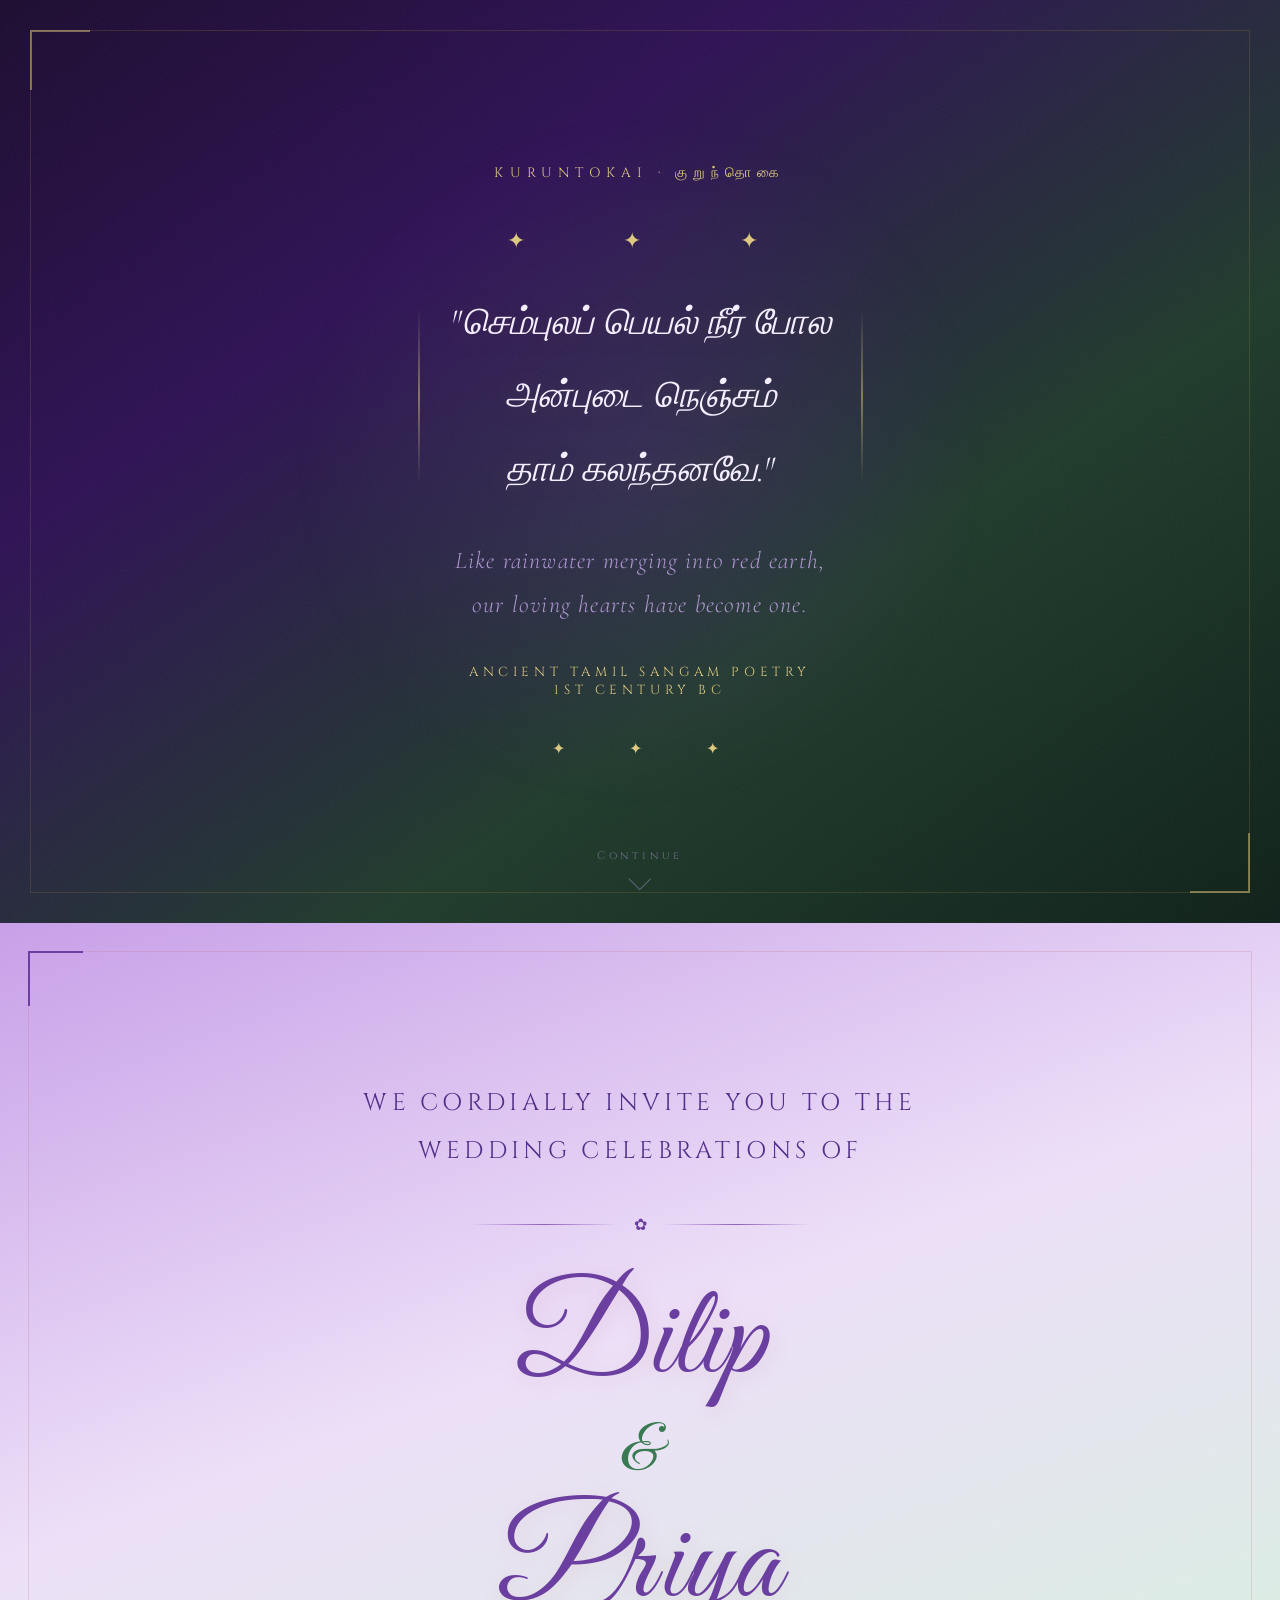
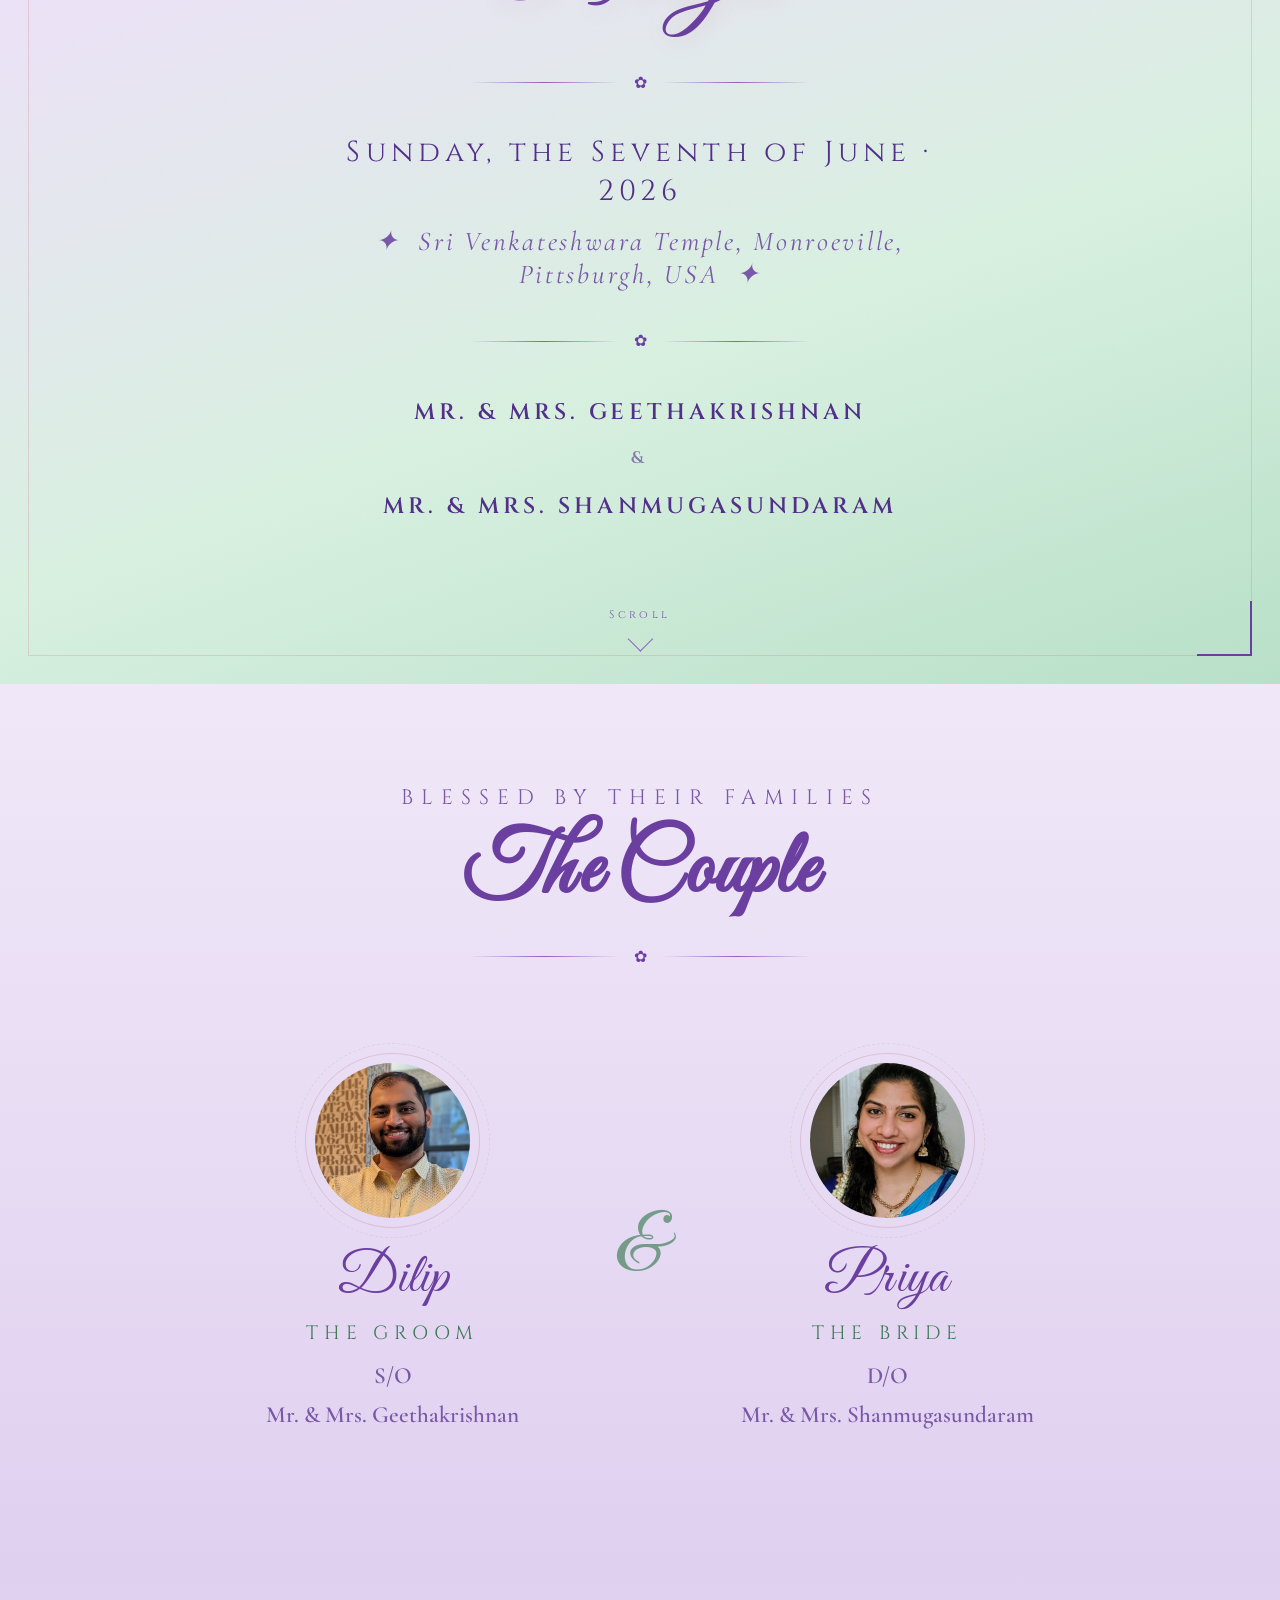
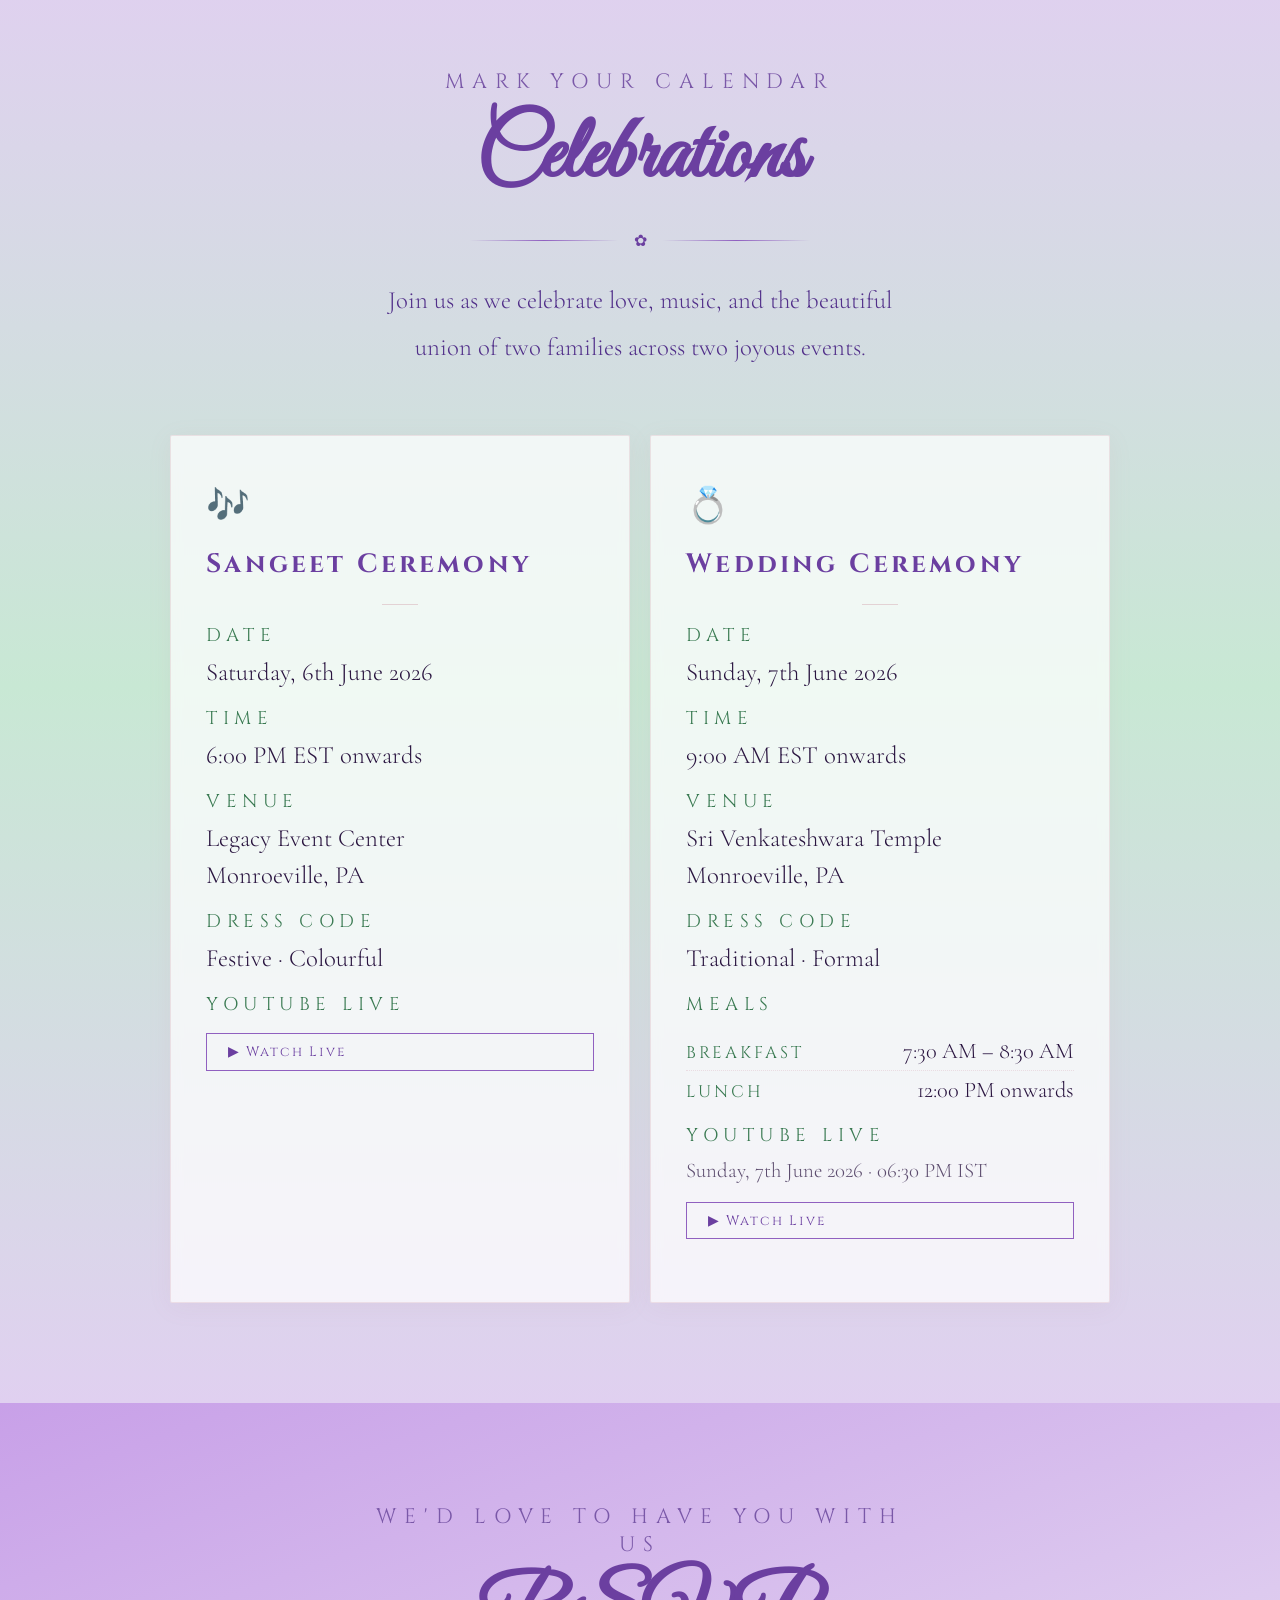
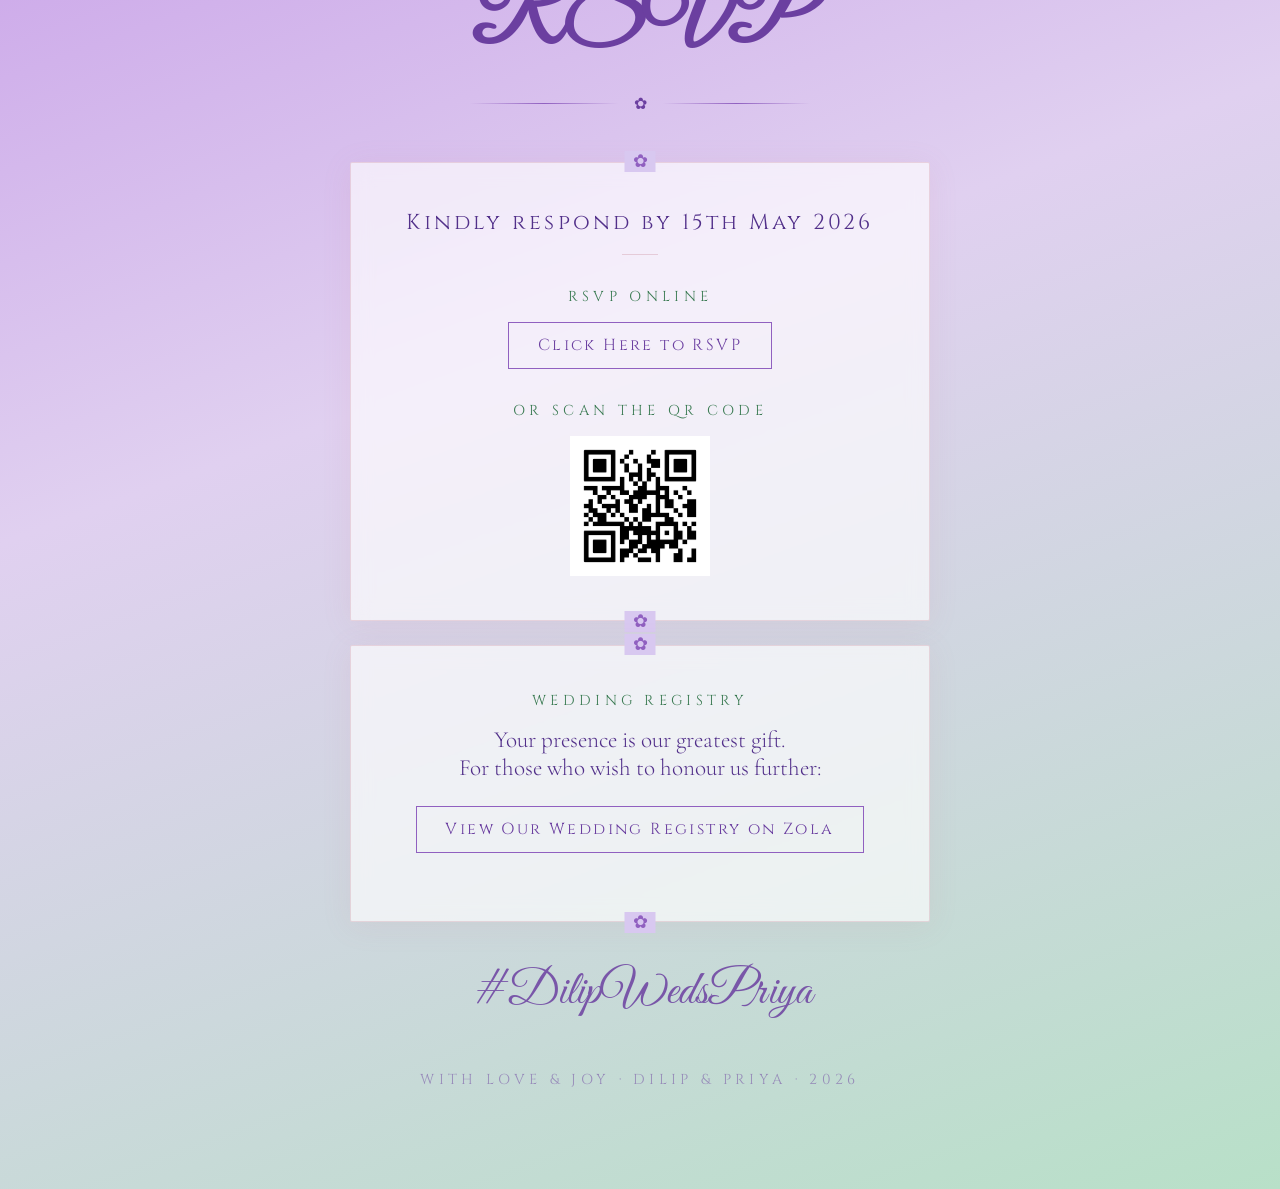
<file: index.html>
<!DOCTYPE html>
<html lang="en">
<head>
<meta charset="UTF-8">
<meta name="viewport" content="width=device-width, initial-scale=1.0">
<title>Wedding Invitation – Dilip & Priya</title>
<link href="https://fonts.googleapis.com/css2?family=Cormorant+Garamond:ital,wght@0,300;0,400;0,600;1,300;1,400;1,600&family=Cinzel:wght@400;500&family=Great+Vibes&display=swap" rel="stylesheet">
<style>
  :root {
    --petal-pink:#b388d8;--petal-rose:#9060c0;--petal-deep:#6b3fa0;--sage:#6aaa7e;--sage-dark:#3a7a52;--blush-bg:#f0e8f8;--warm-white:#f8f4ff;--text-dark:#2a1540;--text-mid:#52308a;--text-light:#7a58a8;--gold:#b8943f;--gold-light:#ddc880;--lavender:#c4a8e8;--peach:#a8d8b8;
  }
  *,*::before,*::after{box-sizing:border-box;margin:0;padding:0;}
  html{scroll-behavior:smooth;}
  body{font-family:'Cormorant Garamond',serif;background:var(--blush-bg);color:var(--text-dark);overflow-x:hidden;}
  @keyframes riseIn{from{opacity:0;transform:translateY(36px)}to{opacity:1;transform:translateY(0)}}
  @keyframes fadeIn{from{opacity:0}to{opacity:1}}
  @keyframes bounce{0%,100%{transform:rotate(45deg) translateY(0)}50%{transform:rotate(45deg) translateY(6px)}}
  @keyframes spin{to{transform:rotate(360deg)}}
  @keyframes shimmer{0%,100%{opacity:.6}50%{opacity:1}}
  .quote-hero{position:relative;min-height:100vh;display:flex;align-items:center;justify-content:center;overflow:hidden;background:linear-gradient(145deg,#1a0a2e 0%,#2d1054 30%,#1e3a2a 65%,#0d1f18 100%);}
  .quote-hero::before{content:'';position:absolute;inset:0;background-image:url("data:image/svg+xml,%3Csvg xmlns='http://www.w3.org/2000/svg' width='300' height='300'%3E%3Cfilter id='n'%3E%3CfeTurbulence type='fractalNoise' baseFrequency='0.75' numOctaves='4' stitchTiles='stitch'/%3E%3C/filter%3E%3Crect width='300' height='300' filter='url(%23n)' opacity='0.06'/%3E%3C/svg%3E");opacity:1;pointer-events:none;}
  .quote-hero::after{content:'';position:absolute;top:50%;left:50%;transform:translate(-50%,-50%);width:700px;height:700px;background:radial-gradient(ellipse,rgba(107,63,160,.22) 0%,transparent 70%);pointer-events:none;}
  .qh-border{position:absolute;inset:30px;border:1px solid rgba(184,148,63,.2);pointer-events:none;animation:fadeIn 2.5s .5s both;}
  .qh-border::before,.qh-border::after{content:'';position:absolute;width:60px;height:60px;border-color:var(--gold-light);border-style:solid;opacity:.5;}
  .qh-border::before{top:-1px;left:-1px;border-width:2px 0 0 2px;}
  .qh-border::after{bottom:-1px;right:-1px;border-width:0 2px 2px 0;}
  .quote-hero-content{position:relative;z-index:3;text-align:center;padding:4rem 2.5rem;max-width:720px;animation:riseIn 1.6s cubic-bezier(.16,1,.3,1) .3s both;}
  .qh-eyebrow{font-family:'Cinzel',serif;font-size:.85rem;letter-spacing:.45em;text-transform:uppercase;color:var(--gold-light);opacity:.75;margin-bottom:2.8rem;animation:fadeIn 1.6s .8s both;}
  .qh-flourish{display:block;text-align:center;color:var(--gold-light);font-size:1.4rem;letter-spacing:.7em;margin-bottom:2rem;opacity:0;animation:fadeIn 1.6s .6s forwards,shimmer 3s 2.2s ease-in-out infinite;}
  .qh-tamil{font-family:'Cormorant Garamond',serif;font-size:clamp(1.5rem,3.5vw,2.3rem);font-style:italic;font-weight:300;line-height:2;color:#f5eeff;letter-spacing:0;text-shadow:0 2px 30px rgba(184,148,63,.2);animation:fadeIn 1.8s 1.2s both;position:relative;}
  .qh-tamil::before{content:'';position:absolute;left:-2rem;top:10%;width:2px;height:80%;background:linear-gradient(180deg,transparent,var(--gold-light),transparent);opacity:.5;}
  .qh-tamil::after{content:'';position:absolute;right:-2rem;top:10%;width:2px;height:80%;background:linear-gradient(180deg,transparent,var(--gold-light),transparent);opacity:.5;}
  .qh-translation{font-size:clamp(1.15rem,2.2vw,1.5rem);font-weight:300;line-height:1.85;color:rgba(196,168,232,.85);margin-top:2rem;letter-spacing:.05em;animation:fadeIn 1.8s 1.7s both;font-style:italic;}
  .qh-source{font-family:'Cinzel',serif;font-size:.82rem;letter-spacing:.35em;color:var(--gold-light);opacity:.55;margin-top:2.2rem;text-transform:uppercase;animation:fadeIn 1.8s 2.2s both;}
  .qh-flourish-bottom{display:block;color:var(--gold-light);font-size:1rem;letter-spacing:.6em;margin-top:2.5rem;opacity:0;animation:fadeIn 1.6s 2s forwards;}
  .scroll-hint-dark{position:absolute;bottom:36px;left:50%;transform:translateX(-50%);z-index:3;display:flex;flex-direction:column;align-items:center;gap:8px;animation:fadeIn 2s 3s both;}
  .scroll-hint-dark span{font-family:'Cinzel',serif;font-size:.68rem;letter-spacing:.35em;color:rgba(196,168,232,.5);}
  .scroll-arrow-dark{width:16px;height:16px;border-right:1px solid rgba(196,168,232,.4);border-bottom:1px solid rgba(196,168,232,.4);transform:rotate(45deg);animation:bounce 2s infinite;}
  .hero{position:relative;min-height:100vh;display:flex;align-items:center;justify-content:center;overflow:hidden;background:linear-gradient(160deg,#c8a0e8 0%,#ede0f8 35%,#d8f0e0 70%,#b8e0c8 100%);}
  .hero::before{content:'';position:absolute;inset:0;background-image:url("data:image/svg+xml,%3Csvg xmlns='http://www.w3.org/2000/svg' width='300' height='300'%3E%3Cfilter id='n'%3E%3CfeTurbulence type='fractalNoise' baseFrequency='0.75' numOctaves='4' stitchTiles='stitch'/%3E%3C/filter%3E%3Crect width='300' height='300' filter='url(%23n)' opacity='0.03'/%3E%3C/svg%3E");opacity:.5;}
  .hero-border{position:absolute;inset:28px;border:1.5px solid rgba(196,122,138,.25);pointer-events:none;animation:fadeIn 2s .5s both;}
  .hero-border::before,.hero-border::after{content:'';position:absolute;width:55px;height:55px;border-color:var(--petal-deep);border-style:solid;}
  .hero-border::before{top:-1px;left:-1px;border-width:2px 0 0 2px;}
  .hero-border::after{bottom:-1px;right:-1px;border-width:0 2px 2px 0;}
  .hero-content{position:relative;z-index:3;text-align:center;padding:3.5rem 2rem;max-width:680px;animation:riseIn 1.4s cubic-bezier(.16,1,.3,1) both;}
  .label-sub{font-family:'Cinzel',serif;font-size:1.5rem;letter-spacing:.18em;text-transform:uppercase;color:var(--text-mid);animation:fadeIn 1.6s .4s both;display:block;line-height:2;}
  .name-block{display:flex;flex-direction:column;align-items:center;margin:1.6rem 0 0;animation:fadeIn 1.6s .5s both;}
  .script-name{font-family:'Great Vibes',cursive;font-size:clamp(4rem,12vw,8rem);line-height:1.05;color:var(--petal-deep);text-shadow:2px 4px 20px rgba(196,122,138,.18);display:block;}
  .ampersand{font-family:'Great Vibes',cursive;color:var(--sage-dark);font-size:clamp(2.2rem,6vw,4rem);line-height:1.4;display:block;}
  .hero-date{font-family:'Cinzel',serif;font-size:1.8rem;letter-spacing:.18em;color:var(--text-mid);margin-top:.5rem;animation:fadeIn 1.6s .8s both;}
  .hero-parents{font-family:'Cinzel',serif;font-size:1.4rem;font-weight:600;letter-spacing:.18em;text-transform:uppercase;color:var(--text-mid);line-height:1.9;animation:fadeIn 1.6s 1.1s both;margin-top:.2rem;}
  .divider{display:flex;align-items:center;gap:1rem;margin:1.6rem auto;max-width:340px;animation:fadeIn 1.6s 1s both;}
  .divider-line{flex:1;height:1px;background:linear-gradient(90deg,transparent,var(--petal-rose),transparent);}
  .divider-motif{color:var(--petal-deep);font-size:1rem;flex-shrink:0;}
  .scroll-hint{position:absolute;bottom:36px;left:50%;transform:translateX(-50%);z-index:3;display:flex;flex-direction:column;align-items:center;gap:8px;animation:fadeIn 2s 2.2s both;}
  .scroll-hint span{font-family:'Cinzel',serif;font-size:.7rem;letter-spacing:.3em;color:var(--text-light);}
  .scroll-arrow{width:18px;height:18px;border-right:1px solid var(--petal-rose);border-bottom:1px solid var(--petal-rose);transform:rotate(45deg);animation:bounce 2s infinite;}
  section{padding:100px 24px;position:relative;}
  .section-inner{max-width:860px;margin:0 auto;text-align:center;}
  .section-tag{font-family:'Cinzel',serif;font-size:1.3rem;letter-spacing:.38em;text-transform:uppercase;color:var(--text-light);margin-bottom:.8rem;}
  h2{font-family:'Great Vibes',cursive;font-size:clamp(3.2rem,7vw,5.5rem);color:var(--petal-deep);margin-bottom:.5rem;line-height:1.1;}
  p.body-text{font-size:1.55rem;font-weight:300;line-height:1.9;color:var(--text-mid);max-width:560px;margin:0 auto;}
  .couple-section{background:linear-gradient(180deg,#f0e8f8 0%,#e0d0f0 100%);overflow:hidden;}
  .couple-grid{display:grid;grid-template-columns:1fr auto 1fr;align-items:center;gap:2.5rem;margin-top:4rem;}
  @media(max-width:620px){.couple-grid{grid-template-columns:1fr;gap:2rem;}.couple-and{display:none;}}
  .person-card{text-align:center;padding:2rem 1rem;}
  .person-photo-wrap{width:155px;height:155px;margin:0 auto 1.6rem;position:relative;}
  .person-photo-wrap::before{content:'';position:absolute;inset:-10px;border:1.5px solid rgba(196,122,138,.3);border-radius:50%;animation:spin 22s linear infinite;}
  .person-photo-wrap::after{content:'';position:absolute;inset:-20px;border:1px dashed rgba(181,201,176,.4);border-radius:50%;}
  .person-name{font-family:'Great Vibes',cursive;font-size:clamp(2.4rem,5vw,3.5rem);color:var(--petal-deep);margin-bottom:.4rem;}
  .person-title{font-family:'Cinzel',serif;font-size:1.2rem;letter-spacing:.3em;color:var(--sage-dark);text-transform:uppercase;}
  .person-parents{font-size:1.45rem;font-weight:600;color:var(--text-light);margin-top:.7rem;line-height:1.7;}
  .couple-and{font-family:'Great Vibes',cursive;font-size:5rem;color:var(--sage-dark);opacity:.65;line-height:1;}
  .events-section{background:linear-gradient(180deg,#e0d0f0 0%,#c8e8d4 50%,#e0d0f0 100%);overflow:hidden;}
  .events-grid{display:grid;grid-template-columns:repeat(auto-fit,minmax(270px,1fr));gap:20px;margin-top:4rem;}
  .event-card{position:relative;padding:3rem 2.2rem;background:rgba(255,255,255,.72);border:1px solid rgba(196,122,138,.18);border-radius:2px;backdrop-filter:blur(6px);overflow:hidden;transition:transform .4s ease,box-shadow .4s ease;box-shadow:0 4px 24px rgba(196,122,138,.08);}
  .event-card:hover{transform:translateY(-5px);box-shadow:0 12px 40px rgba(196,122,138,.16);}
  .event-card::after{content:'';position:absolute;bottom:0;left:0;right:0;height:3px;background:linear-gradient(90deg,transparent,var(--petal-rose),transparent);opacity:0;transition:opacity .4s;}
  .event-card:hover::after{opacity:1;}
  .event-icon{font-size:2.2rem;margin-bottom:1.2rem;display:block;}
  .event-card h3{font-family:'Cinzel',serif;font-size:1.65rem;letter-spacing:.12em;color:var(--petal-deep);margin-bottom:1.4rem;}
  .event-detail{display:flex;flex-direction:column;gap:.4rem;margin-bottom:.9rem;}
  .event-detail-label{font-family:'Cinzel',serif;font-size:1.15rem;letter-spacing:.3em;color:var(--sage-dark);text-transform:uppercase;}
  .event-detail-value{font-size:1.55rem;font-weight:300;color:var(--text-dark);line-height:1.5;}
  .event-separator{width:36px;height:1px;background:rgba(196,122,138,.3);margin:1.1rem auto;}
  .meal-row{display:flex;align-items:baseline;justify-content:space-between;gap:1rem;padding:.35rem 0;border-bottom:1px dotted rgba(196,122,138,.2);}
  .meal-row:last-child{border-bottom:none;}
  .meal-name{font-family:'Cinzel',serif;font-size:1.05rem;letter-spacing:.18em;color:var(--sage-dark);text-transform:uppercase;white-space:nowrap;}
  .meal-time{font-size:1.4rem;font-weight:300;color:var(--text-dark);}
  .footer-section{background:linear-gradient(160deg,#c8a0e8 0%,#e0d0f0 40%,#b8e0c8 100%);overflow:hidden;}
  .footer-content{position:relative;z-index:2;text-align:center;max-width:580px;margin:0 auto;}
  .rsvp-box{border:1px solid rgba(196,122,138,.25);padding:2.8rem 2.5rem;margin-top:3rem;position:relative;background:rgba(255,255,255,.65);backdrop-filter:blur(10px);border-radius:2px;box-shadow:0 4px 30px rgba(196,122,138,.1);}
  .rsvp-box::before,.rsvp-box::after{content:'✿';position:absolute;color:var(--petal-rose);font-size:1.1rem;}
  .rsvp-box::before{top:-.75rem;left:50%;transform:translateX(-50%);background:#d8c8f0;padding:0 .5rem;}
  .rsvp-box::after{bottom:-.75rem;left:50%;transform:translateX(-50%);background:#d8c8f0;padding:0 .5rem;}
  .rsvp-date{font-family:'Cinzel',serif;font-size:1.35rem;letter-spacing:.15em;color:var(--text-mid);margin-bottom:.4rem;}
  .rsvp-contact{font-size:1.45rem;font-weight:300;color:var(--text-mid);}
  .rsvp-contact strong{color:var(--petal-deep);}
  .hashtag{font-family:'Great Vibes',cursive;font-size:3rem;color:var(--petal-deep);margin-top:2.5rem;opacity:.85;}
  .credits{font-family:'Cinzel',serif;font-size:.9rem;letter-spacing:.3em;color:var(--text-light);margin-top:3rem;text-transform:uppercase;opacity:.6;}
  .rsvp-link{display:inline-block;font-family:'Cinzel',serif;font-size:1rem;letter-spacing:.15em;color:var(--petal-deep);text-decoration:none;border:1px solid var(--petal-rose);padding:.7rem 1.8rem;margin-bottom:1.5rem;transition:background .3s,color .3s;}
  .rsvp-link:hover{background:var(--petal-deep);color:#fff;}
  @media(max-width:480px){.events-grid{grid-template-columns:1fr;}section{padding:70px 18px;}.qh-tamil::before,.qh-tamil::after{display:none;}}
</style>
</head>
<body>

<section class="quote-hero">
  <div class="qh-border"></div>
  <div class="quote-hero-content">
    <div class="qh-eyebrow">Kuruntokai · குறுந்தொகை</div>
    <span class="qh-flourish">✦ &nbsp;&nbsp; ✦ &nbsp;&nbsp; ✦</span>
    <p class="qh-tamil">"செம்புலப் பெயல் நீர் போல<br>அன்புடை நெஞ்சம்<br>தாம் கலந்தனவே."</p>
    <p class="qh-translation">Like rainwater merging into red earth,<br>our loving hearts have become one.</p>
    <div class="qh-source">Ancient Tamil Sangam Poetry<br>1st Century BC</div>
    <span class="qh-flourish-bottom">✦ &nbsp;&nbsp; ✦ &nbsp;&nbsp; ✦</span>
  </div>
  <div class="scroll-hint-dark"><span>Continue</span><div class="scroll-arrow-dark"></div></div>
</section>

<section class="hero">
  <div class="hero-border"></div>
  <div class="hero-content">
    <span class="label-sub">We cordially invite you to the<br>wedding celebrations of</span>
    <div class="divider" style="margin-top:2.5rem;"><div class="divider-line"></div><span class="divider-motif">✿</span><div class="divider-line"></div></div>
    <div class="name-block" style="margin:2.5rem 0;">
      <span class="script-name">Dilip</span>
      <span class="ampersand">&amp;</span>
      <span class="script-name">Priya</span>
    </div>
    <div class="divider"><div class="divider-line"></div><span class="divider-motif">✿</span><div class="divider-line"></div></div>
    <p class="hero-date" style="margin-top:2.5rem;">Sunday, the Seventh of June · 2026</p>
    <p style="font-family:'Cormorant Garamond',serif;font-size:1.7rem;font-style:italic;font-weight:400;letter-spacing:.1em;color:var(--text-light);margin-top:.9rem;animation:fadeIn 1.6s .9s both;opacity:.9;">✦ &nbsp;Sri Venkateshwara Temple, Monroeville, Pittsburgh, USA&nbsp; ✦</p>
    <div class="divider" style="margin-top:2.5rem;"><div class="divider-line"></div><span class="divider-motif">✿</span><div class="divider-line"></div></div>
    <p class="hero-parents" style="margin-top:2.5rem;">Mr. &amp; Mrs. Geethakrishnan<br><span style="display:inline-block;margin:.6rem 0;font-size:.75em;opacity:.6;">&amp;</span><br>Mr. &amp; Mrs. Shanmugasundaram</p>
  </div>
  <div class="scroll-hint"><span>Scroll</span><div class="scroll-arrow"></div></div>
</section>

<section class="couple-section">
  <div class="section-inner">
    <p class="section-tag">Blessed by their families</p>
    <h2>The Couple</h2>
    <div class="divider"><div class="divider-line"></div><span class="divider-motif">✿</span><div class="divider-line"></div></div>
    <div class="couple-grid">
      <div class="person-card">
        <div class="person-photo-wrap"><img style="width:100%;height:100%;border-radius:50%;object-fit:cover;" src="groom.jpg" alt="Groom"></div>
        <div class="person-name">Dilip</div>
        <div class="person-title">The Groom</div>
        <div class="person-parents">S/O<br>Mr. &amp; Mrs. Geethakrishnan</div>
      </div>
      <div class="couple-and">&amp;</div>
      <div class="person-card">
        <div class="person-photo-wrap"><img style="width:100%;height:100%;border-radius:50%;object-fit:cover;" src="bride.jpg" alt="Bride"></div>
        <div class="person-name">Priya</div>
        <div class="person-title">The Bride</div>
        <div class="person-parents">D/O<br>Mr. &amp; Mrs. Shanmugasundaram</div>
      </div>
    </div>
  </div>
</section>

<section class="events-section">
  <div class="section-inner">
    <p class="section-tag">Mark Your Calendar</p>
    <h2>Celebrations</h2>
    <div class="divider"><div class="divider-line"></div><span class="divider-motif">✿</span><div class="divider-line"></div></div>
    <p class="body-text">Join us as we celebrate love, music, and the beautiful union of two families across two joyous events.</p>
  </div>
  <div class="events-grid" style="max-width:940px;margin:4rem auto 0;">
    <div class="event-card">
      <span class="event-icon">🎶</span>
      <h3>Sangeet Ceremony</h3>
      <div class="event-separator"></div>
      <div class="event-detail"><span class="event-detail-label">Date</span><span class="event-detail-value">Saturday, 6th June 2026</span></div>
      <div class="event-detail"><span class="event-detail-label">Time</span><span class="event-detail-value">6:00 PM EST onwards</span></div>
      <div class="event-detail"><span class="event-detail-label">Venue</span><span class="event-detail-value">Legacy Event Center<br>Monroeville, PA</span></div>
      <div class="event-detail" style="margin-top:.8rem;"><span class="event-detail-label">Dress Code</span><span class="event-detail-value">Festive · Colourful</span></div>
      <div class="event-detail" style="margin-top:.8rem;">
        <span class="event-detail-label">YouTube Live</span>
        <a href="https://youtube.com/live/KHCDbIB780A?feature=share" target="_blank" class="rsvp-link" style="margin-top:.6rem;margin-bottom:0;font-size:.85rem;padding:.55rem 1.3rem;">▶ Watch Live</a>
      </div>
    </div>
    <div class="event-card">
      <span class="event-icon">💍</span>
      <h3>Wedding Ceremony</h3>
      <div class="event-separator"></div>
      <div class="event-detail"><span class="event-detail-label">Date</span><span class="event-detail-value">Sunday, 7th June 2026</span></div>
      <div class="event-detail"><span class="event-detail-label">Time</span><span class="event-detail-value">9:00 AM EST onwards</span></div>
      <div class="event-detail"><span class="event-detail-label">Venue</span><span class="event-detail-value">Sri Venkateshwara Temple<br>Monroeville, PA</span></div>
      <div class="event-detail" style="margin-top:.8rem;"><span class="event-detail-label">Dress Code</span><span class="event-detail-value">Traditional · Formal</span></div>
      <div class="event-detail" style="margin-top:.8rem;">
        <span class="event-detail-label">Meals</span>
        <div style="margin-top:.5rem;">
          <div class="meal-row">
            <span class="meal-name">Breakfast</span>
            <span class="meal-time">7:30 AM – 8:30 AM</span>
          </div>
          <div class="meal-row">
            <span class="meal-name">Lunch</span>
            <span class="meal-time">12:00 PM onwards</span>
          </div>
        </div>
      </div>
      <div class="event-detail" style="margin-top:.8rem;">
        <span class="event-detail-label">YouTube Live</span>
        <span class="event-detail-value" style="font-size:1.3rem;opacity:.75;">Sunday, 7th June 2026 · 06:30 PM IST</span>
        <a href="https://youtube.com/live/MjcXfowiYbI?feature=share" target="_blank" class="rsvp-link" style="margin-top:.6rem;margin-bottom:0;font-size:.85rem;padding:.55rem 1.3rem;">▶ Watch Live</a>
      </div>
    </div>
  </div>
</section>

<section class="footer-section">
  <div class="footer-content">
    <p class="section-tag">We'd love to have you with us</p>
    <h2>RSVP</h2>
    <div class="divider"><div class="divider-line"></div><span class="divider-motif">✿</span><div class="divider-line"></div></div>
    <div class="rsvp-box">
      <div class="rsvp-date">Kindly respond by 15th May 2026</div>
      <div class="event-separator" style="margin:1.1rem auto;"></div>
      <div style="margin-top:2rem;">
        <p style="font-family:'Cinzel',serif;font-size:.9rem;letter-spacing:.3em;text-transform:uppercase;color:var(--sage-dark);margin-bottom:1rem;">RSVP Online</p>
        <a href="https://forms.gle/KtfcvmpXhMMdQGig6" target="_blank" class="rsvp-link">Click Here to RSVP</a>
        <p style="font-family:'Cinzel',serif;font-size:.9rem;letter-spacing:.3em;text-transform:uppercase;color:var(--sage-dark);margin-bottom:1rem;margin-top:.5rem;">or Scan the QR Code</p>
        <div style="width:140px;height:140px;margin:0 auto;border:2px dashed rgba(196,122,138,.4);border-radius:4px;display:flex;align-items:center;justify-content:center;background:rgba(255,255,255,.6);">
          <img src="frame.png" width="140" height="140" alt="RSVP QR Code">
        </div>
      </div>
    </div>

    <div class="rsvp-box" style="margin-top:1.5rem;">
      <p style="font-family:'Cinzel',serif;font-size:.9rem;letter-spacing:.3em;text-transform:uppercase;color:var(--sage-dark);margin-bottom:1rem;">Wedding Registry</p>
      <p class="rsvp-contact" style="margin-bottom:1.5rem;">Your presence is our greatest gift.<br>For those who wish to honour us further:</p>
      <a href="https://www.zola.com/registry/dilipandpriya" target="_blank" class="rsvp-link">View Our Wedding Registry on Zola</a>
    </div>

    <div class="hashtag">#DilipWedsPriya</div>
    <div class="credits">With love &amp; joy · Dilip &amp; Priya · 2026</div>
  </div>
</section>
</body>
</html>
</file>
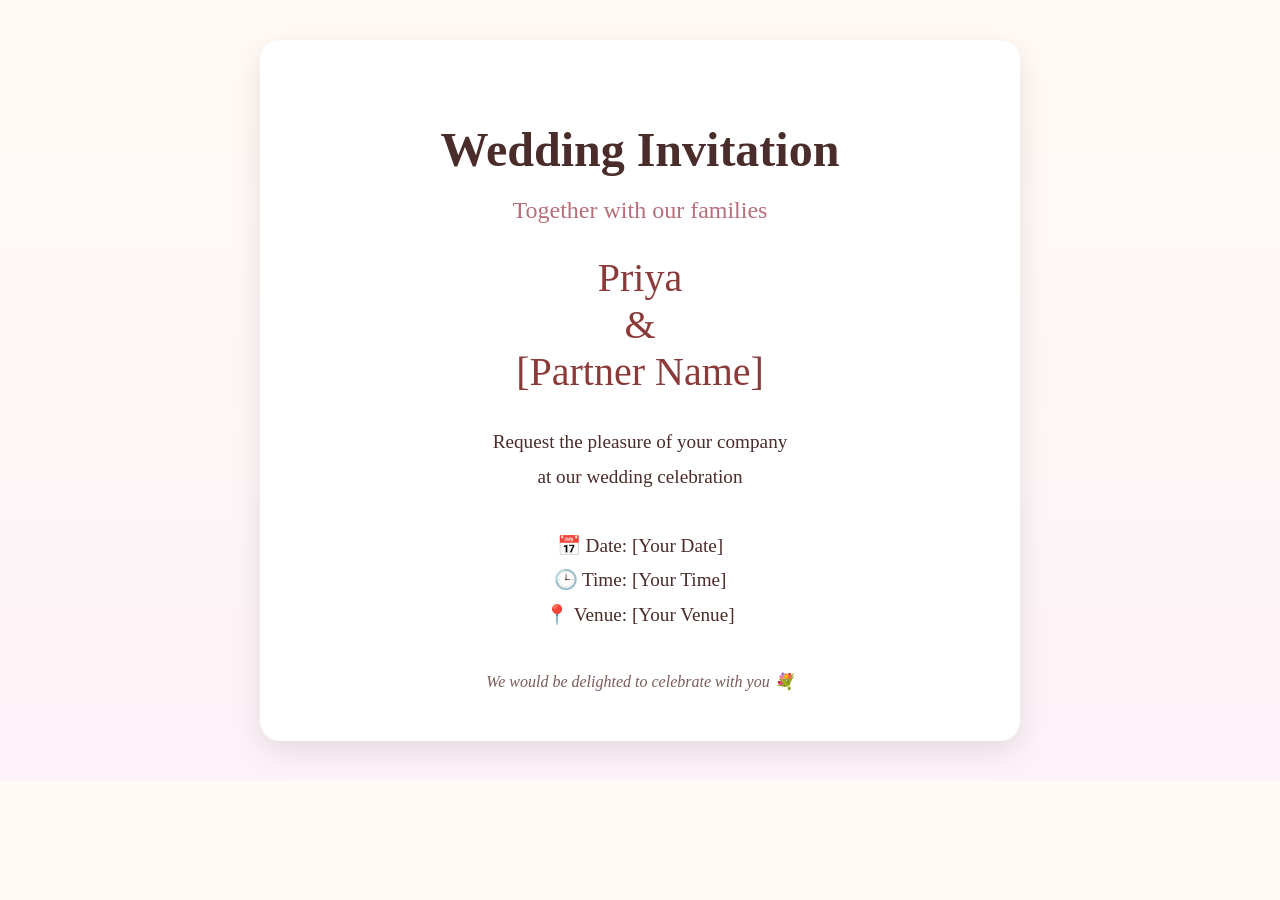
<file: home.html>
<!DOCTYPE html>
<html lang="en">
<head>
  <meta charset="UTF-8">
  <meta name="viewport" content="width=device-width, initial-scale=1">
  <title>Wedding Invitation</title>
  <style>
    body {
      margin: 0;
      font-family: 'Georgia', serif;
      background: linear-gradient(to bottom, #fffaf5, #fdf2f8);
      color: #4a2c2a;
      text-align: center;
      padding: 40px 20px;
    }

    .invite-card {
      max-width: 700px;
      margin: auto;
      background: white;
      padding: 50px 30px;
      border-radius: 20px;
      box-shadow: 0 10px 30px rgba(0,0,0,0.1);
    }

    h1 {
      font-size: 3em;
      margin-bottom: 10px;
    }

    h2 {
      font-weight: normal;
      color: #b76e79;
      margin-bottom: 30px;
    }

    .names {
      font-size: 2.5em;
      margin: 20px 0;
      color: #8b3a3a;
    }

    .details {
      font-size: 1.2em;
      line-height: 1.8;
      margin-top: 30px;
    }

    .footer {
      margin-top: 40px;
      font-style: italic;
      color: #7a5c58;
    }

    @media (max-width: 600px) {
      h1 {
        font-size: 2em;
      }
      .names {
        font-size: 1.8em;
      }
    }
  </style>
</head>
<body>
  <div class="invite-card">
    <h1>Wedding Invitation</h1>
    <h2>Together with our families</h2>

    <div class="names">
      Priya <br> & <br> [Partner Name]
    </div>

    <div class="details">
      Request the pleasure of your company<br>
      at our wedding celebration<br><br>

      📅 Date: [Your Date]<br>
      🕒 Time: [Your Time]<br>
      📍 Venue: [Your Venue]<br>
    </div>

    <div class="footer">
      We would be delighted to celebrate with you 💐
    </div>
  </div>
</body>
</html>
</file>
